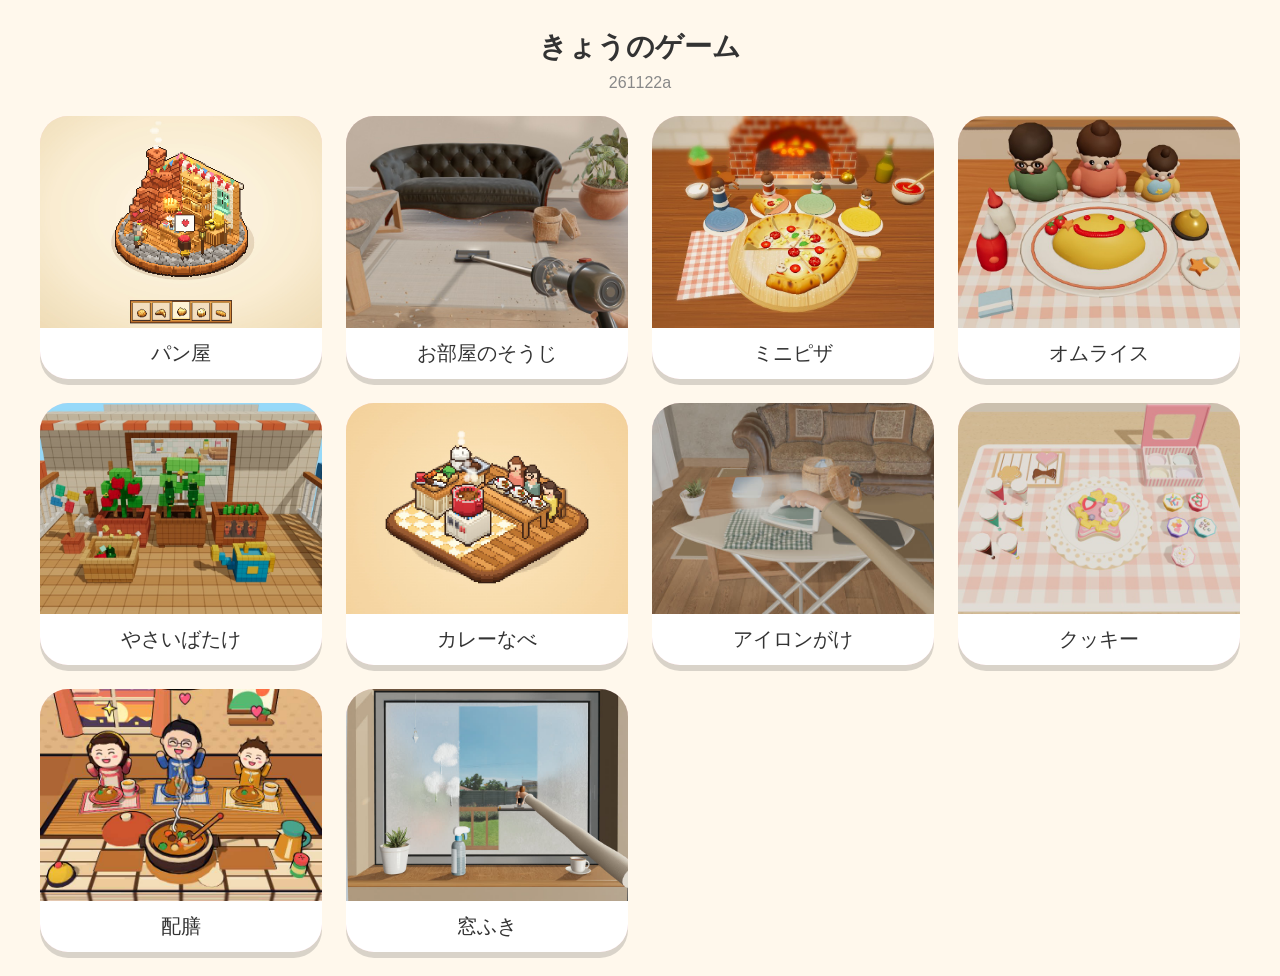
<file: site/index.html>
<!doctype html><html lang="ja"><head>
<meta name="robots" content="noindex,nofollow"><meta charset="utf-8"><meta name="viewport" content="width=device-width,initial-scale=1"><title>きょうのゲーム 261122a</title>
<style>body{margin:0;font-family:-apple-system,"Hiragino Maru Gothic ProN",sans-serif;background:#fff8ec;}
header{text-align:center;padding:28px 16px 0}
h1{margin:0;font-size:28px;font-weight:700;color:#333}
header p{margin:8px 0 0;color:#888;font-size:16px}
main{display:grid;grid-template-columns:repeat(auto-fit,minmax(260px,1fr));gap:24px;padding:24px;max-width:1200px;margin:auto}
.card{display:block;border-radius:28px;overflow:hidden;background:var(--c);box-shadow:0 6px 0 rgba(0,0,0,.15);text-decoration:none;color:#333;transition:transform .15s}
.card:active{transform:scale(.96)}.card:focus-visible{outline:6px solid #ff7aa8}
.card img{display:block;width:100%;aspect-ratio:4/3;object-fit:cover}
.card span{display:block;background:#fff;padding:12px;font-size:20px;text-align:center}
@media (prefers-reduced-motion:reduce){.card{transition:none}}</style>
</head>
<body>
<header><h1>きょうのゲーム</h1><p>261122a</p></header>
<main>
<!-- GAMES -->
<a class="card" href="games/gemini-n14-pixel-bakery/index.html" style="--c:#ffd6e0" aria-label="パン屋"><img src="thumbs/gemini-n14-pixel-bakery.jpg" alt="" loading="lazy"><span>パン屋</span></a>
<a class="card" href="games/gemini-n15-vacuum-room/index.html" style="--c:#ffd6e0" aria-label="お部屋のそうじ"><img src="thumbs/gemini-n15-vacuum-room.jpg" alt="" loading="lazy"><span>お部屋のそうじ</span></a>
<a class="card" href="games/gemini-n16-mini-pizza/index.html" style="--c:#ffd6e0" aria-label="ミニピザ"><img src="thumbs/gemini-n16-mini-pizza.jpg" alt="" loading="lazy"><span>ミニピザ</span></a>
<a class="card" href="games/gemini-n17-omurice/index.html" style="--c:#ffd6e0" aria-label="オムライス"><img src="thumbs/gemini-n17-omurice.jpg" alt="" loading="lazy"><span>オムライス</span></a>
<a class="card" href="games/gemini-n19-veggie-garden/index.html" style="--c:#ffd6e0" aria-label="やさいばたけ"><img src="thumbs/gemini-n19-veggie-garden.jpg" alt="" loading="lazy"><span>やさいばたけ</span></a>
<a class="card" href="games/gemini-n20-curry-pot/index.html" style="--c:#ffd6e0" aria-label="カレーなべ"><img src="thumbs/gemini-n20-curry-pot.jpg" alt="" loading="lazy"><span>カレーなべ</span></a>
<a class="card" href="games/gemini-n18-ironing/index.html" style="--c:#ffd6e0" aria-label="アイロンがけ"><img src="thumbs/gemini-n18-ironing.jpg" alt="" loading="lazy"><span>アイロンがけ</span></a>
<a class="card" href="games/gemini-n22-cookie-icing/index.html" style="--c:#ffd6e0" aria-label="クッキー"><img src="thumbs/gemini-n22-cookie-icing.jpg" alt="" loading="lazy"><span>クッキー</span></a>
<a class="card" href="games/gemini-n23-table-setting/index.html" style="--c:#ffd6e0" aria-label="配膳"><img src="thumbs/gemini-n23-table-setting.jpg" alt="" loading="lazy"><span>配膳</span></a>
<a class="card" href="games/gemini-n21-window-squeegee/index.html" style="--c:#ffd6e0" aria-label="窓ふき"><img src="thumbs/gemini-n21-window-squeegee.jpg" alt="" loading="lazy"><span>窓ふき</span></a>
</main></body></html>
</file>
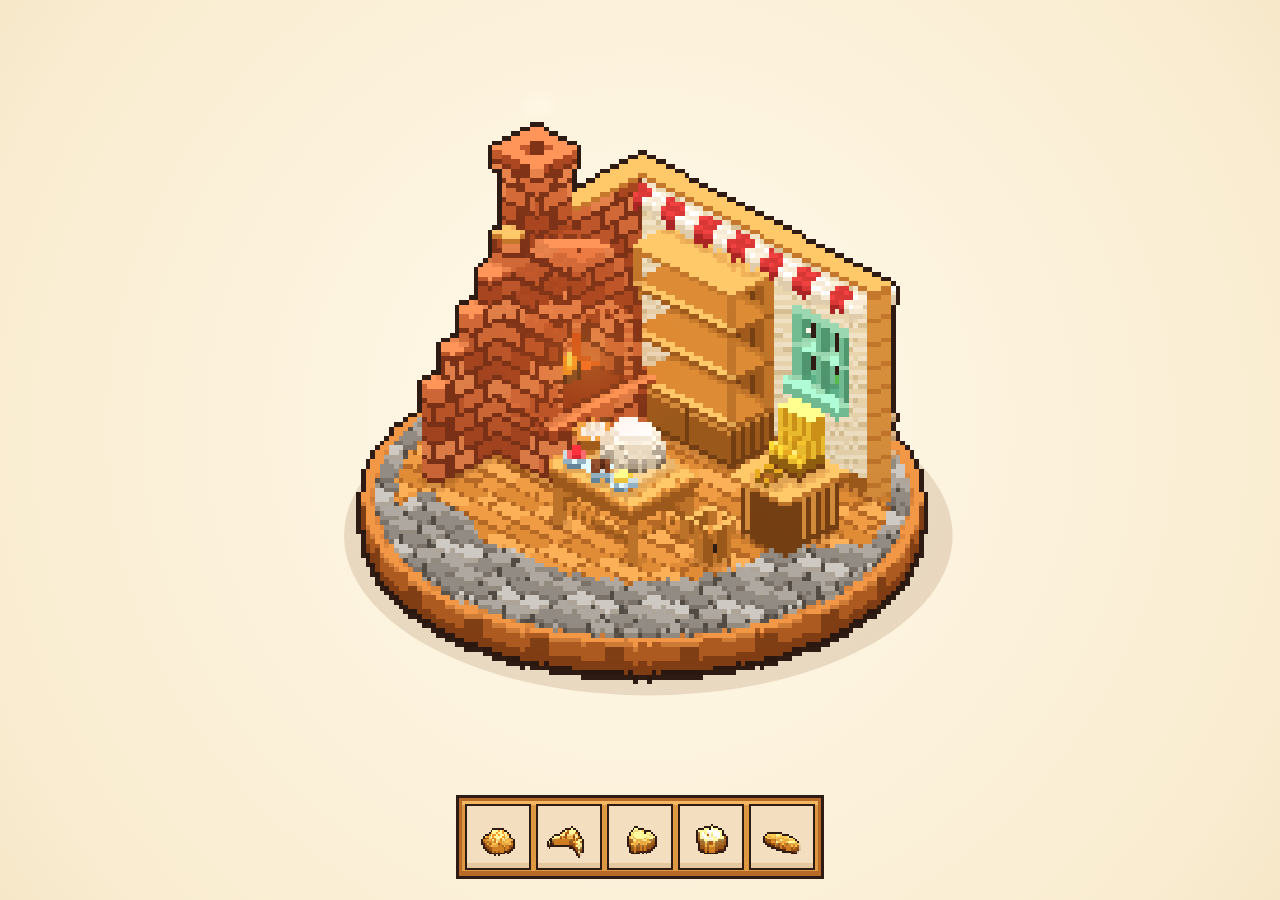
<file: site/games/gemini-n14-pixel-bakery/index.html>
<!DOCTYPE html>
<html lang="ja">
<head>
<meta name="robots" content="noindex">
  <meta charset="UTF-8" />
  <meta name="viewport" content="width=device-width, initial-scale=1.0, maximum-scale=1.0, user-scalable=no, viewport-fit=cover" />
  <meta name="apple-mobile-web-app-capable" content="yes" />
  <meta name="apple-mobile-web-app-status-bar-style" content="default" />
  <title>Pixel Bakery</title>
  <style>
    * {
      box-sizing: border-box;
      margin: 0;
      padding: 0;
      -webkit-tap-highlight-color: transparent;
      -webkit-user-select: none;
      user-select: none;
    }
    html, body {
      width: 100%;
      height: 100%;
      overflow: hidden;
      background: #F9ECD0;
      touch-action: none;
      overscroll-behavior: none;
    }
    #game {
      display: block;
      width: 100%;
      height: 100%;
      touch-action: none;
      image-rendering: pixelated;
      image-rendering: crisp-edges;
    }
  </style>
<script src="../../gf-playlog.js" defer></script>
</head>
<body>
  <canvas id="game"></canvas>
  <script src="assets/sprites_data.js"></script>
  <script src="src/audio.js"></script>
  <script src="src/renderer.js"></script>
  <script src="src/game.js"></script>
</body>
</html>
</file>
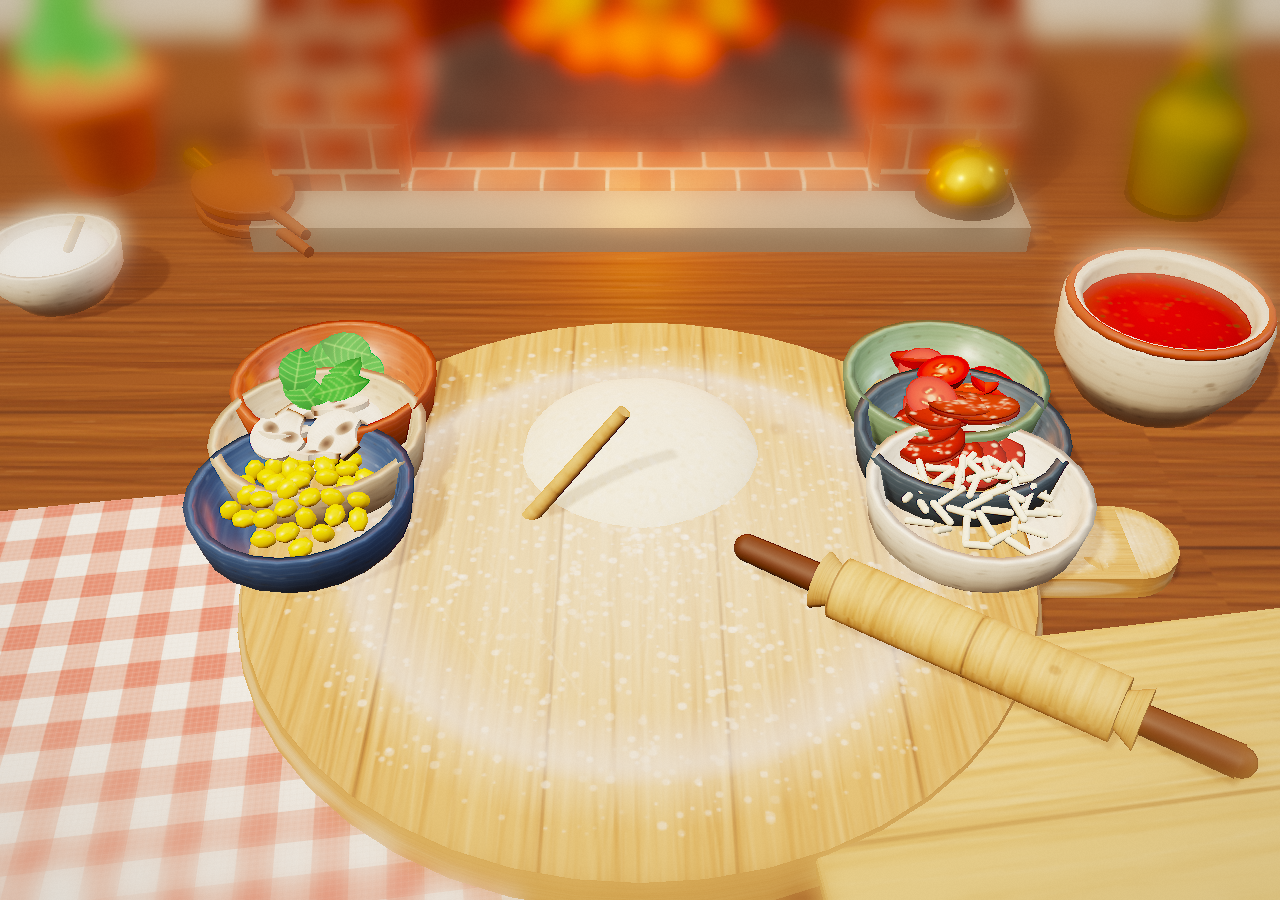
<file: site/games/gemini-n16-mini-pizza/index.html>
<!DOCTYPE html>
<html lang="ja">
<head>
<meta name="robots" content="noindex">
  <meta charset="UTF-8" />
  <meta name="viewport" content="width=device-width, initial-scale=1.0, maximum-scale=1.0, user-scalable=no, viewport-fit=cover" />
  <meta name="apple-mobile-web-app-capable" content="yes" />
  <meta name="apple-mobile-web-app-status-bar-style" content="black-translucent" />
  <title>Mini Pizza</title>
  <link rel="stylesheet" href="./style.css" />
  <script type="importmap">
    {
      "imports": {
        "three": "./vendor/three/three.module.min.js"
      }
    }
  </script>
<script src="../../gf-playlog.js" defer></script>
</head>
<body>
  <canvas id="game-canvas" aria-hidden="true"></canvas>
  <script type="module" src="./js/main.js"></script>
</body>
</html>
</file>
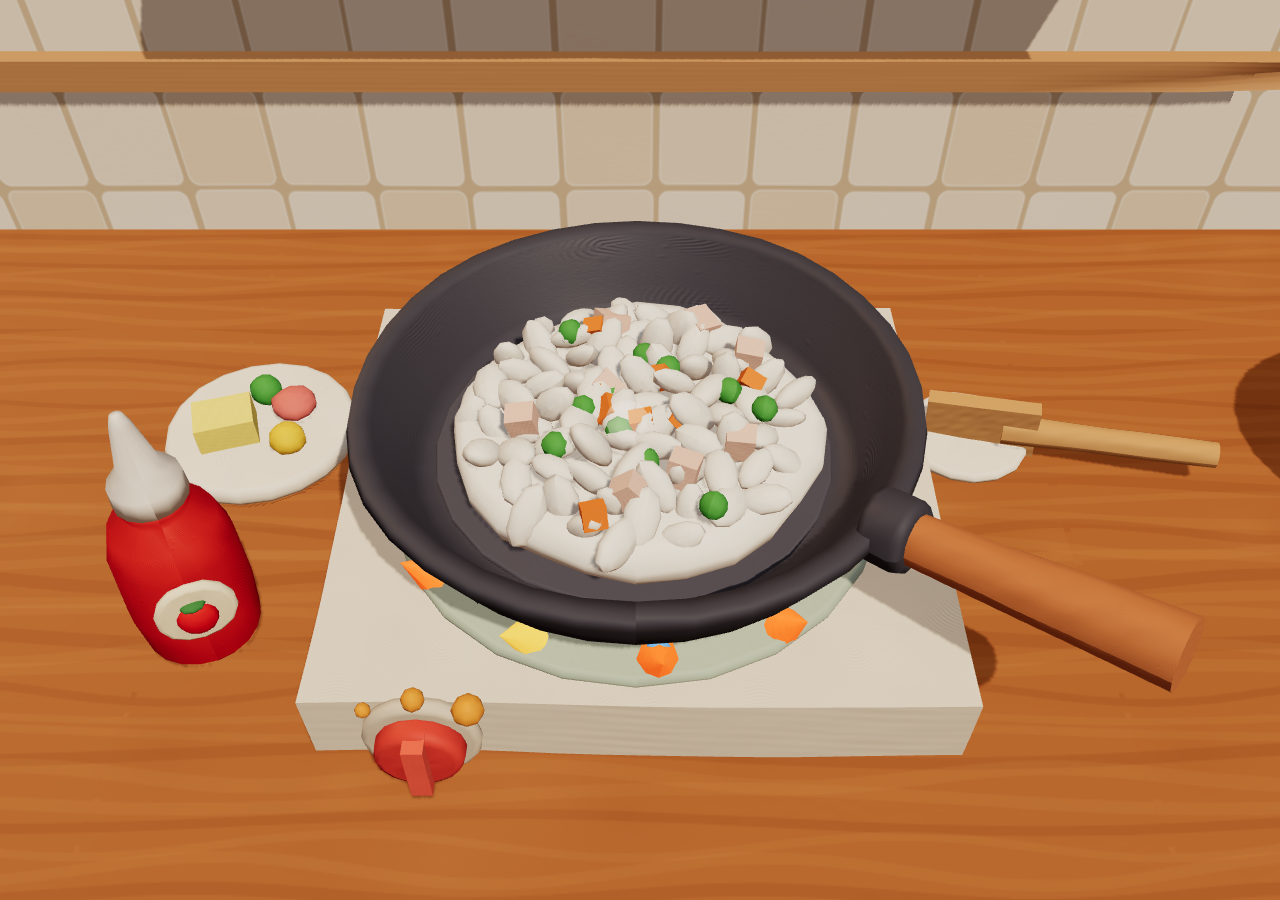
<file: site/games/gemini-n17-omurice/index.html>
<!DOCTYPE html>
<html lang="ja">
<head>
<meta name="robots" content="noindex">
  <meta charset="UTF-8" />
  <meta name="viewport" content="width=device-width, initial-scale=1.0, maximum-scale=1.0, user-scalable=no, viewport-fit=cover" />
  <meta name="apple-mobile-web-app-capable" content="yes" />
  <meta name="apple-mobile-web-app-status-bar-style" content="black-translucent" />
  <title>Clay Omurice</title>
  <link rel="stylesheet" href="./style.css" />
<script src="../../gf-playlog.js" defer></script>
</head>
<body>
  <canvas id="game-canvas" aria-label="Clay Omurice"></canvas>
  <script type="module" src="./js/main.js"></script>
</body>
</html>
</file>
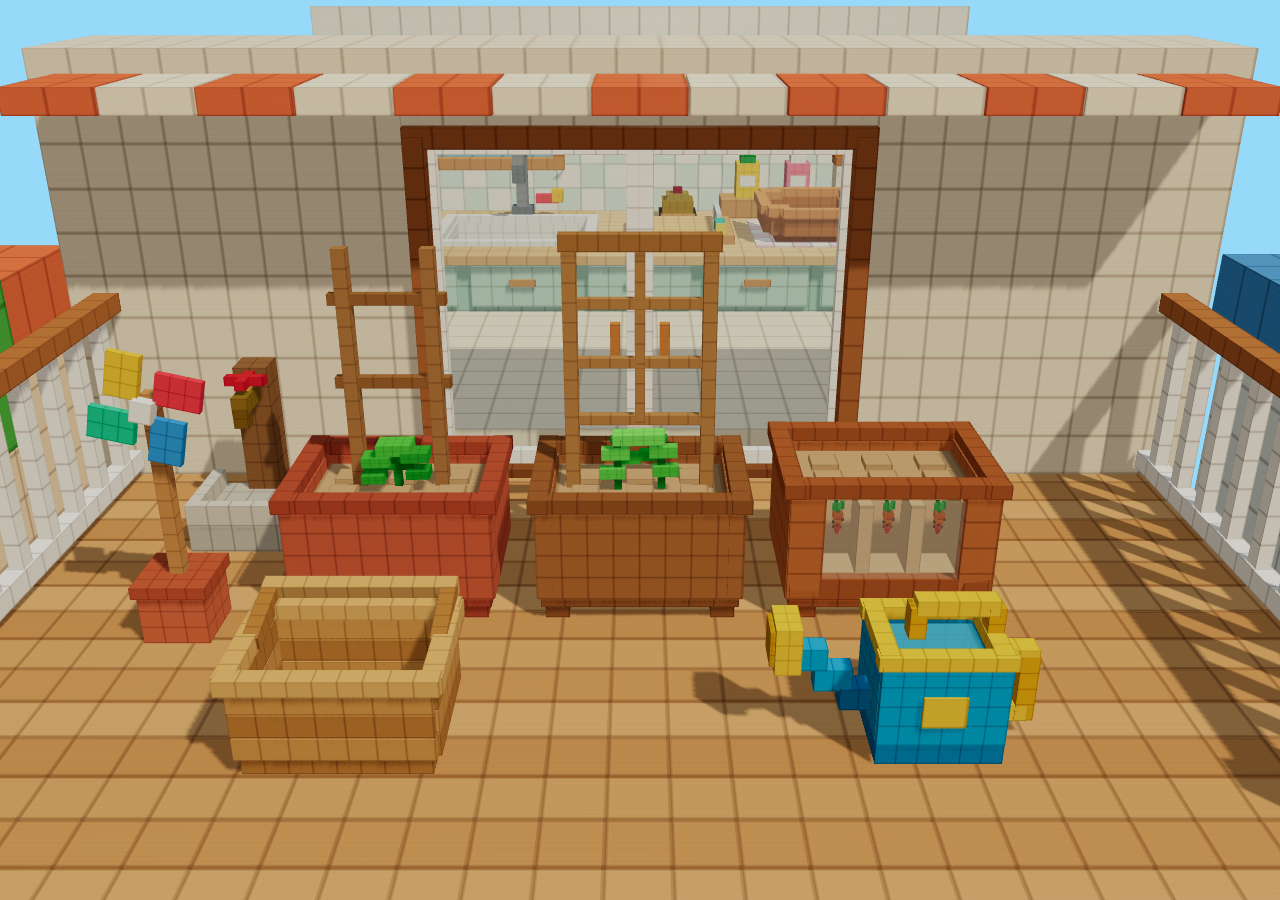
<file: site/games/gemini-n19-veggie-garden/index.html>
<!DOCTYPE html>
<html lang="ja">
<head>
<meta name="robots" content="noindex">
  <meta charset="UTF-8" />
  <meta name="viewport" content="width=device-width, initial-scale=1.0, maximum-scale=1.0, user-scalable=no, viewport-fit=cover" />
  <meta name="apple-mobile-web-app-capable" content="yes" />
  <meta name="apple-mobile-web-app-status-bar-style" content="black-translucent" />
  <title>🍅🥒🥕</title>
  <style>
    * {
      box-sizing: border-box;
      margin: 0;
      padding: 0;
      -webkit-tap-highlight-color: transparent;
      -webkit-touch-callout: none;
      -webkit-user-select: none;
      user-select: none;
    }
    html, body {
      width: 100%;
      height: 100%;
      overflow: hidden;
      background: #8fd3f4;
      touch-action: none;
      position: fixed;
      inset: 0;
    }
    #app {
      width: 100%;
      height: 100%;
      display: block;
      touch-action: none;
    }
  </style>
<script src="../../gf-playlog.js" defer></script>
</head>
<body>
  <canvas id="app"></canvas>
  <script type="module" src="./src/main.js"></script>
</body>
</html>
</file>
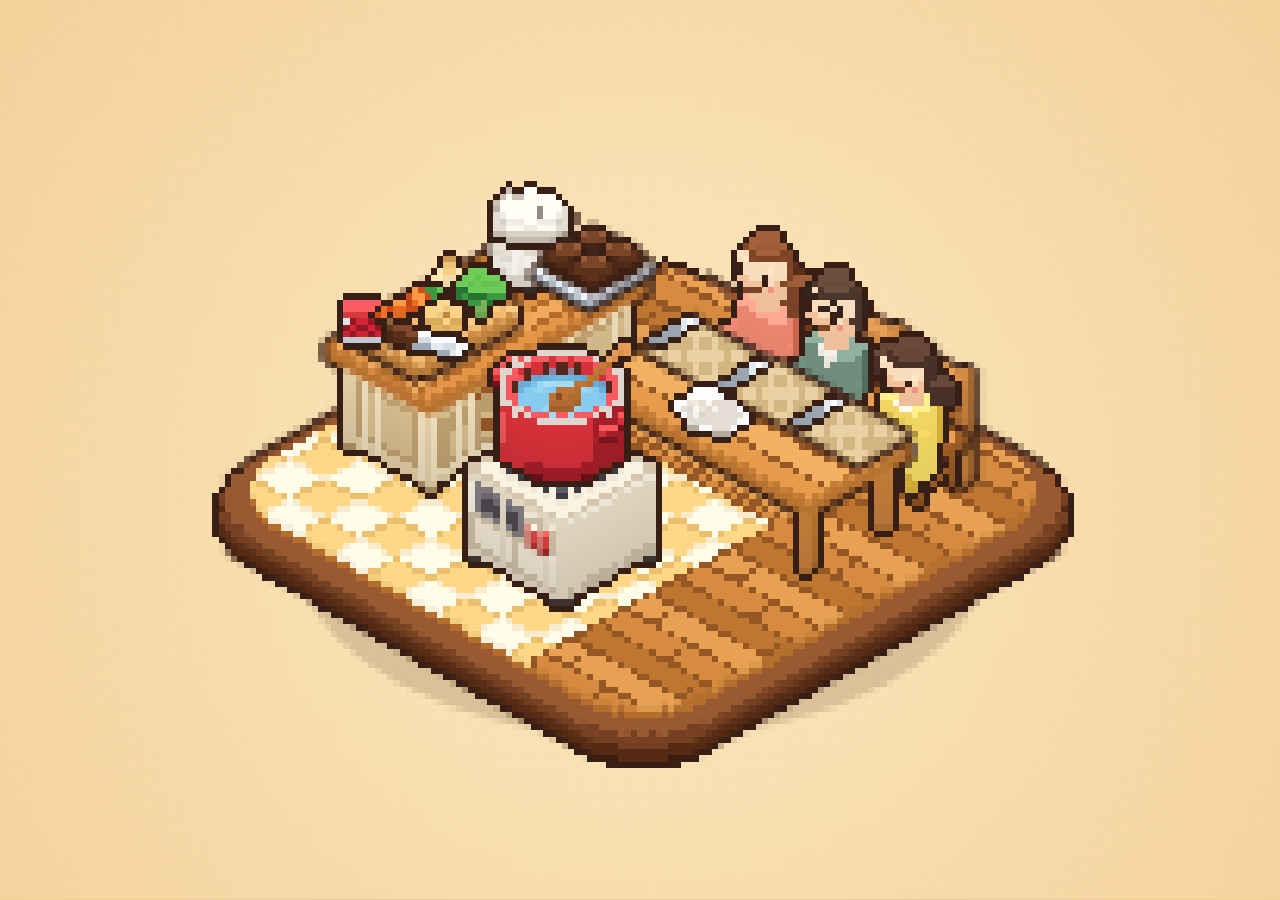
<file: site/games/gemini-n20-curry-pot/index.html>
<!DOCTYPE html>
<html lang="ja">
<head>
<meta name="robots" content="noindex">
  <meta charset="UTF-8" />
  <meta name="viewport" content="width=device-width, initial-scale=1.0, maximum-scale=1.0, user-scalable=no, viewport-fit=cover" />
  <meta name="apple-mobile-web-app-capable" content="yes" />
  <meta name="apple-mobile-web-app-status-bar-style" content="default" />
  <title>🍛</title>
  <style>
    * {
      box-sizing: border-box;
      margin: 0;
      padding: 0;
      -webkit-tap-highlight-color: transparent;
      -webkit-touch-callout: none;
      -webkit-user-select: none;
      user-select: none;
    }
    html, body {
      width: 100%;
      height: 100%;
      overflow: hidden;
      background: #F9DFB1;
      touch-action: none;
      position: fixed;
      inset: 0;
    }
    #stage {
      display: block;
      width: 100%;
      height: 100%;
      image-rendering: pixelated;
      image-rendering: crisp-edges;
      touch-action: none;
      cursor: grab;
    }
    #stage.dragging-spin {
      cursor: grabbing;
    }
    #stage.hover-interactive {
      cursor: pointer;
    }
    #replay-btn {
      position: fixed;
      right: max(16px, env(safe-area-inset-right, 16px));
      bottom: max(16px, env(safe-area-inset-bottom, 16px));
      width: 56px;
      height: 56px;
      border-radius: 50%;
      border: 4px solid #381F15;
      background: #FFF6E3;
      box-shadow: 0 4px 0 #381F15;
      display: flex;
      align-items: center;
      justify-content: center;
      cursor: pointer;
      opacity: 0;
      pointer-events: none;
      transform: scale(0.7);
      transition: opacity 0.35s ease, transform 0.35s cubic-bezier(0.34, 1.56, 0.64, 1);
      z-index: 10;
    }
    #replay-btn.visible {
      opacity: 1;
      pointer-events: auto;
      transform: scale(1);
    }
    #replay-btn:active {
      transform: scale(0.92) translateY(2px);
      box-shadow: 0 2px 0 #381F15;
    }
    #replay-btn svg {
      width: 28px;
      height: 28px;
      stroke: #D8313A;
      stroke-width: 3.2;
      fill: none;
      stroke-linecap: round;
      stroke-linejoin: round;
    }
  </style>
<script src="../../gf-playlog.js" defer></script>
</head>
<body>
  <canvas id="stage"></canvas>
  <button id="replay-btn" aria-label="↻">
    <svg viewBox="0 0 24 24">
      <path d="M21 12a9 9 0 1 1-2.64-6.36" />
      <polyline points="21 3 21 9 15 9" />
    </svg>
  </button>

  <script src="src/palette.js"></script>
  <script src="src/voxels.js"></script>
  <script src="src/audio.js"></script>
  <script src="src/renderer.js"></script>
  <script src="src/game.js"></script>
</body>
</html>
</file>
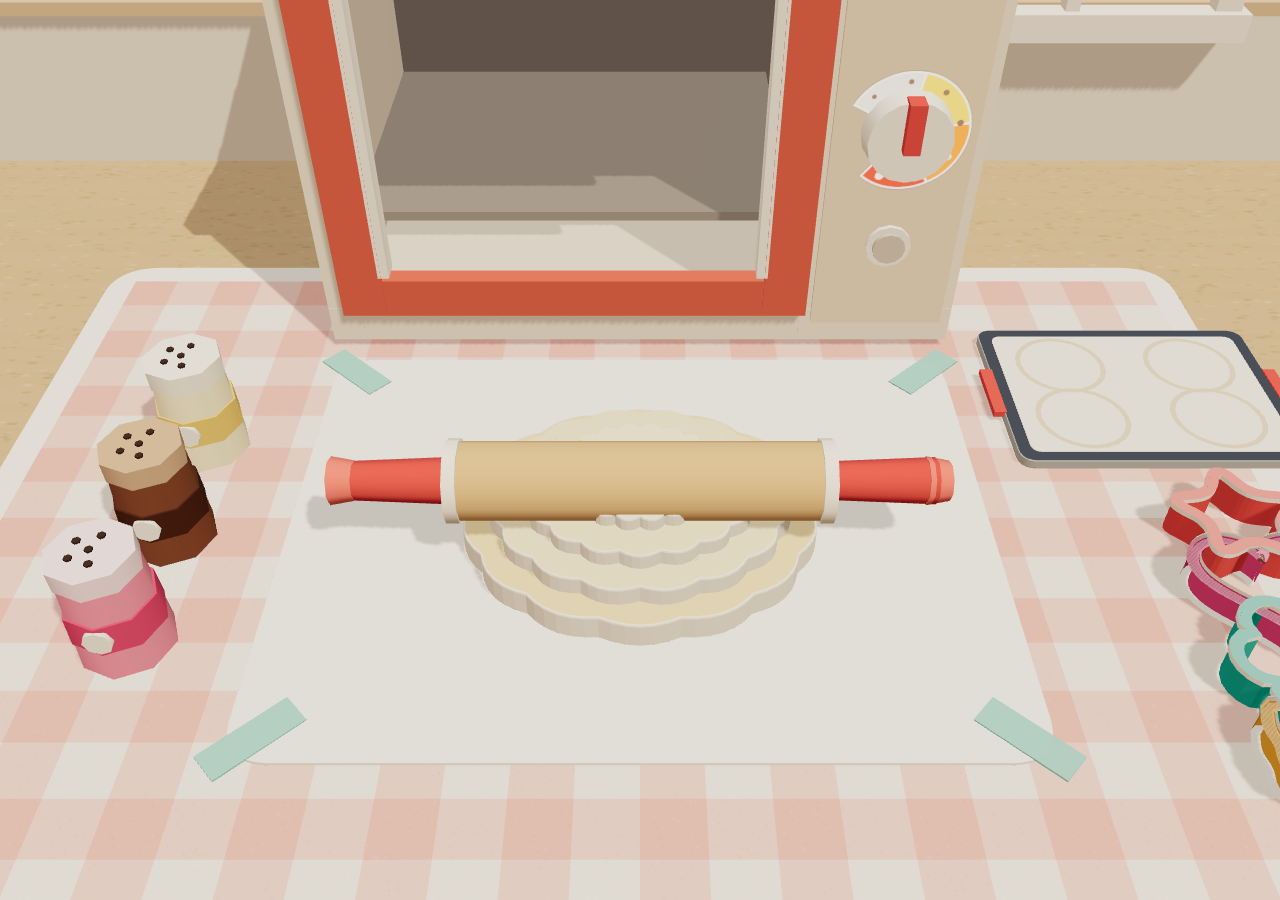
<file: site/games/gemini-n22-cookie-icing/index.html>
<!DOCTYPE html>
<html lang="ja">
<head>
<meta name="robots" content="noindex">
  <meta charset="UTF-8" />
  <meta name="viewport" content="width=device-width, initial-scale=1.0, maximum-scale=1.0, user-scalable=no, viewport-fit=cover" />
  <meta name="apple-mobile-web-app-capable" content="yes" />
  <meta name="apple-mobile-web-app-status-bar-style" content="black-translucent" />
  <title>🍪</title>
  <link rel="stylesheet" href="./style.css" />
<script src="../../gf-playlog.js" defer></script>
</head>
<body>
  <canvas id="game-canvas" aria-label="Cookie Papercraft"></canvas>
  <script type="module" src="./src/main.js"></script>
</body>
</html>
</file>
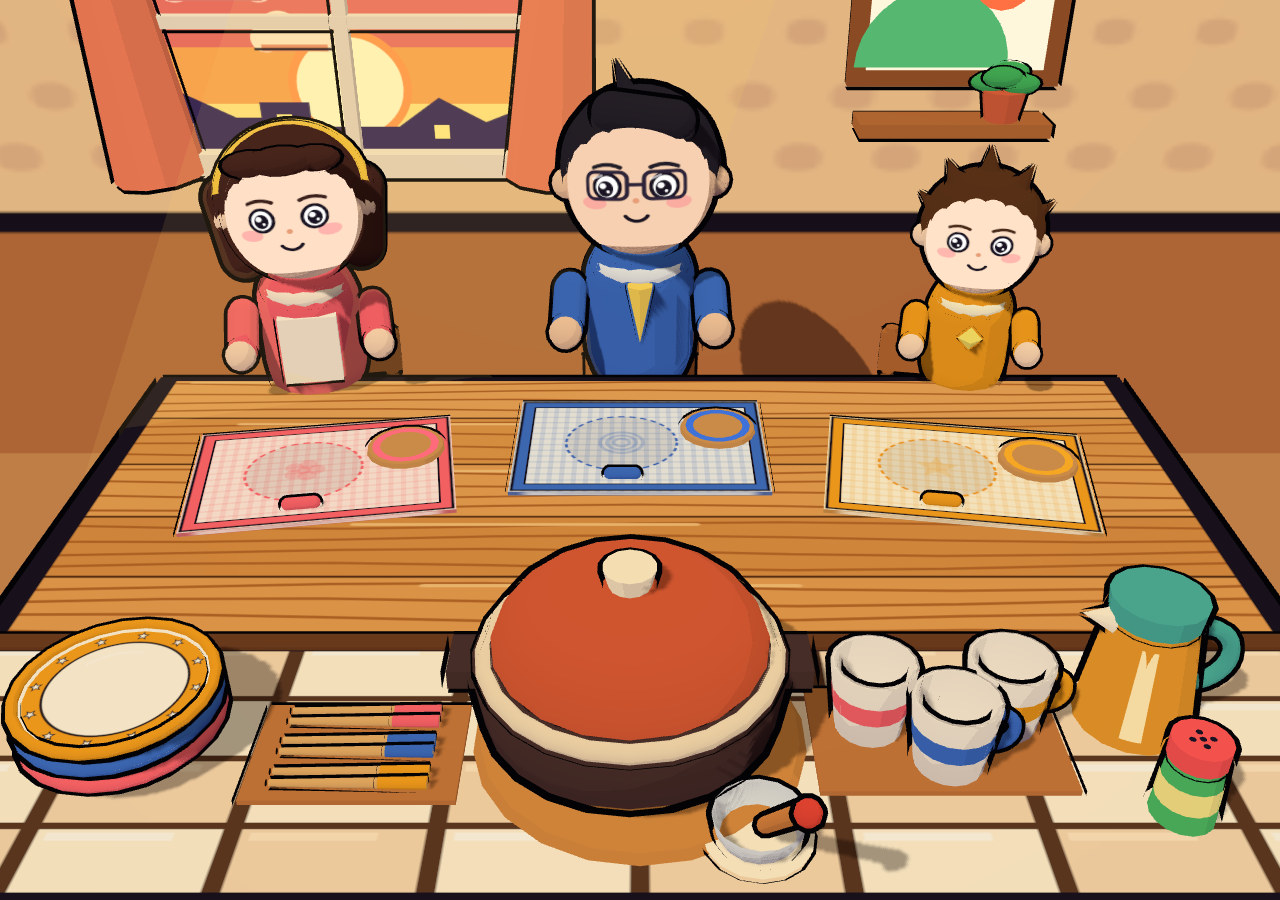
<file: site/games/gemini-n23-table-setting/index.html>
<!DOCTYPE html>
<html lang="ja">
<head>
<meta name="robots" content="noindex">
  <meta charset="UTF-8" />
  <meta name="viewport" content="width=device-width, initial-scale=1.0, maximum-scale=1.0, user-scalable=no, viewport-fit=cover" />
  <meta name="apple-mobile-web-app-capable" content="yes" />
  <title></title>
  <style>
    * {
      box-sizing: border-box;
      margin: 0;
      padding: 0;
      -webkit-tap-highlight-color: transparent;
      -webkit-touch-callout: none;
      -webkit-user-select: none;
      user-select: none;
    }
    html, body {
      width: 100%;
      height: 100%;
      overflow: hidden;
      background: #24192e;
      touch-action: none;
      overscroll-behavior: none;
    }
    #game-canvas {
      display: block;
      width: 100%;
      height: 100%;
      touch-action: none;
      cursor: grab;
    }
    #game-canvas.dragging {
      cursor: grabbing;
    }
  </style>
  <script type="importmap">
    {
      "imports": {
        "three": "./vendor/three.module.js"
      }
    }
  </script>
<script src="../../gf-playlog.js" defer></script>
</head>
<body>
  <canvas id="game-canvas"></canvas>
  <script type="module" src="./src/main.js"></script>
</body>
</html>
</file>
<file: site/games/gemini-n16-mini-pizza/style.css>
* {
  box-sizing: border-box;
  margin: 0;
  padding: 0;
  -webkit-tap-highlight-color: transparent;
  -webkit-touch-callout: none;
  -webkit-user-select: none;
  user-select: none;
}

html, body {
  width: 100%;
  height: 100%;
  overflow: hidden;
  background-color: #2b1e16;
  touch-action: none;
  position: fixed;
  inset: 0;
}

#game-canvas {
  display: block;
  width: 100vw;
  height: 100vh;
  height: 100dvh;
  touch-action: none;
  cursor: grab;
}

#game-canvas:active {
  cursor: grabbing;
}
</file>
<file: site/games/gemini-n17-omurice/style.css>
* {
  box-sizing: border-box;
  margin: 0;
  padding: 0;
  -webkit-tap-highlight-color: transparent;
  -webkit-touch-callout: none;
  -webkit-user-select: none;
  user-select: none;
}

html, body {
  width: 100%;
  height: 100%;
  overflow: hidden;
  background: #e8d5be;
  touch-action: none;
  overscroll-behavior: none;
}

#game-canvas {
  display: block;
  width: 100%;
  height: 100%;
  touch-action: none;
  cursor: pointer;
}
</file>
<file: site/games/gemini-n22-cookie-icing/style.css>
* {
  box-sizing: border-box;
  margin: 0;
  padding: 0;
  -webkit-tap-highlight-color: transparent;
  -webkit-touch-callout: none;
  -webkit-user-select: none;
  user-select: none;
}

html, body {
  width: 100%;
  height: 100%;
  overflow: hidden;
  background: #eadcc9;
  overscroll-behavior: none;
  touch-action: none;
  position: fixed;
  inset: 0;
}

#game-canvas {
  display: block;
  width: 100%;
  height: 100%;
  touch-action: none;
  cursor: pointer;
}
</file>
